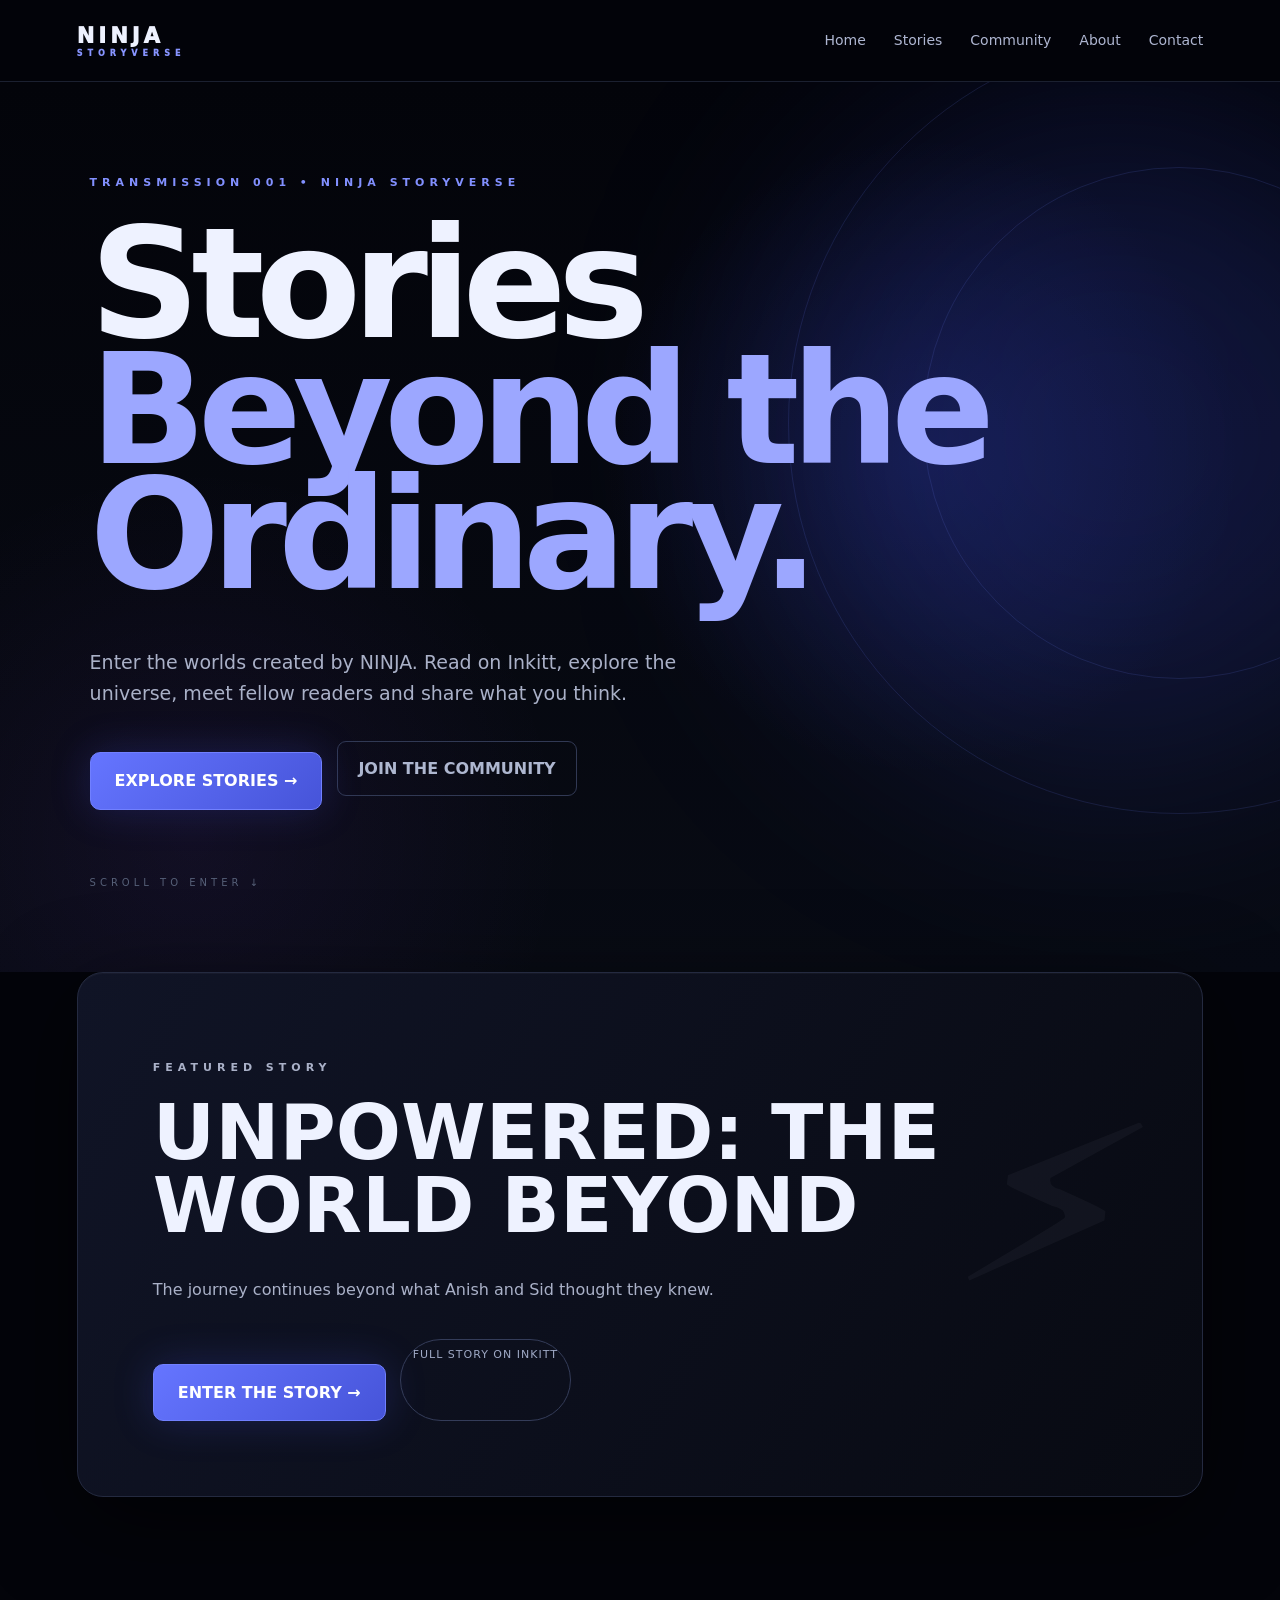
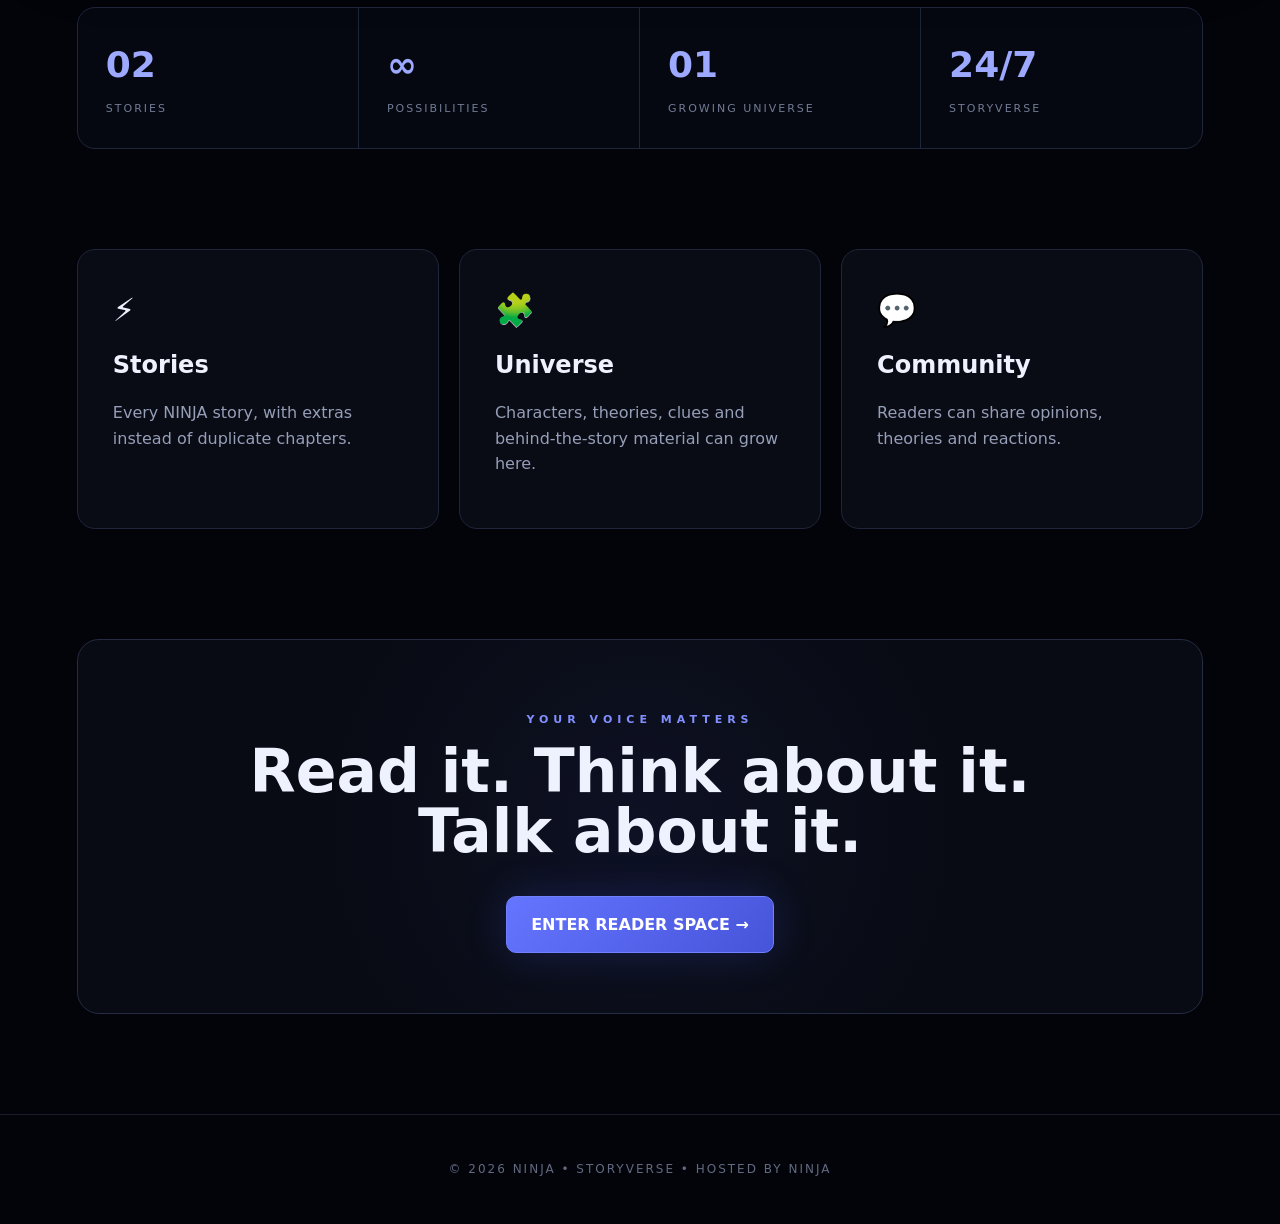
<file: index.html>
<!doctype html><html><head><meta charset="utf-8"><meta name="viewport" content="width=device-width,initial-scale=1"><title>NINJA • Storyverse</title><link rel="stylesheet" href="style.css"></head><body>
<header><a class="logo" href="index.html">NINJA<span>STORYVERSE</span></a><nav><a href="index.html">Home</a><a href="stories.html">Stories</a><a href="community.html">Community</a><a href="about.html">About</a><a href="contact.html">Contact</a></nav></header>
<main class="hero"><div class="glow"></div><p class="eyebrow">TRANSMISSION 001 • NINJA STORYVERSE</p><h1>Stories<br><span>Beyond the Ordinary.</span></h1><p class="lead">Enter the worlds created by NINJA. Read on Inkitt, explore the universe, meet fellow readers and share what you think.</p><div class="hero-actions"><a class="button" href="stories.html">EXPLORE STORIES →</a><a class="ghost" href="community.html">JOIN THE COMMUNITY</a></div><div class="scrollcue">SCROLL TO ENTER ↓</div></main>
<section class="feature"><p class="eyebrow">FEATURED STORY</p><h2>UNPOWERED: THE WORLD BEYOND</h2><p>The journey continues beyond what Anish and Sid thought they knew.</p><div class="links"><a class="button" href="stories/unpowered-world-beyond.html">ENTER THE STORY →</a><span class="badge">FULL STORY ON INKITT</span></div></section>
<section class="stats"><div><b>02</b><span>Stories</span></div><div><b>∞</b><span>Possibilities</span></div><div><b>01</b><span>Growing Universe</span></div><div><b>24/7</b><span>Storyverse</span></div></section>
<section class="cards"><div><span>⚡</span><h3>Stories</h3><p>Every NINJA story, with extras instead of duplicate chapters.</p></div><div><span>🧩</span><h3>Universe</h3><p>Characters, theories, clues and behind-the-story material can grow here.</p></div><div><span>💬</span><h3>Community</h3><p>Readers can share opinions, theories and reactions.</p></div></section>
<section class="cta"><p class="eyebrow">YOUR VOICE MATTERS</p><h2>Read it. Think about it. Talk about it.</h2><a class="button" href="community.html">ENTER READER SPACE →</a></section>
<footer>© 2026 NINJA • STORYVERSE • HOSTED BY NINJA</footer></body></html>
</file>
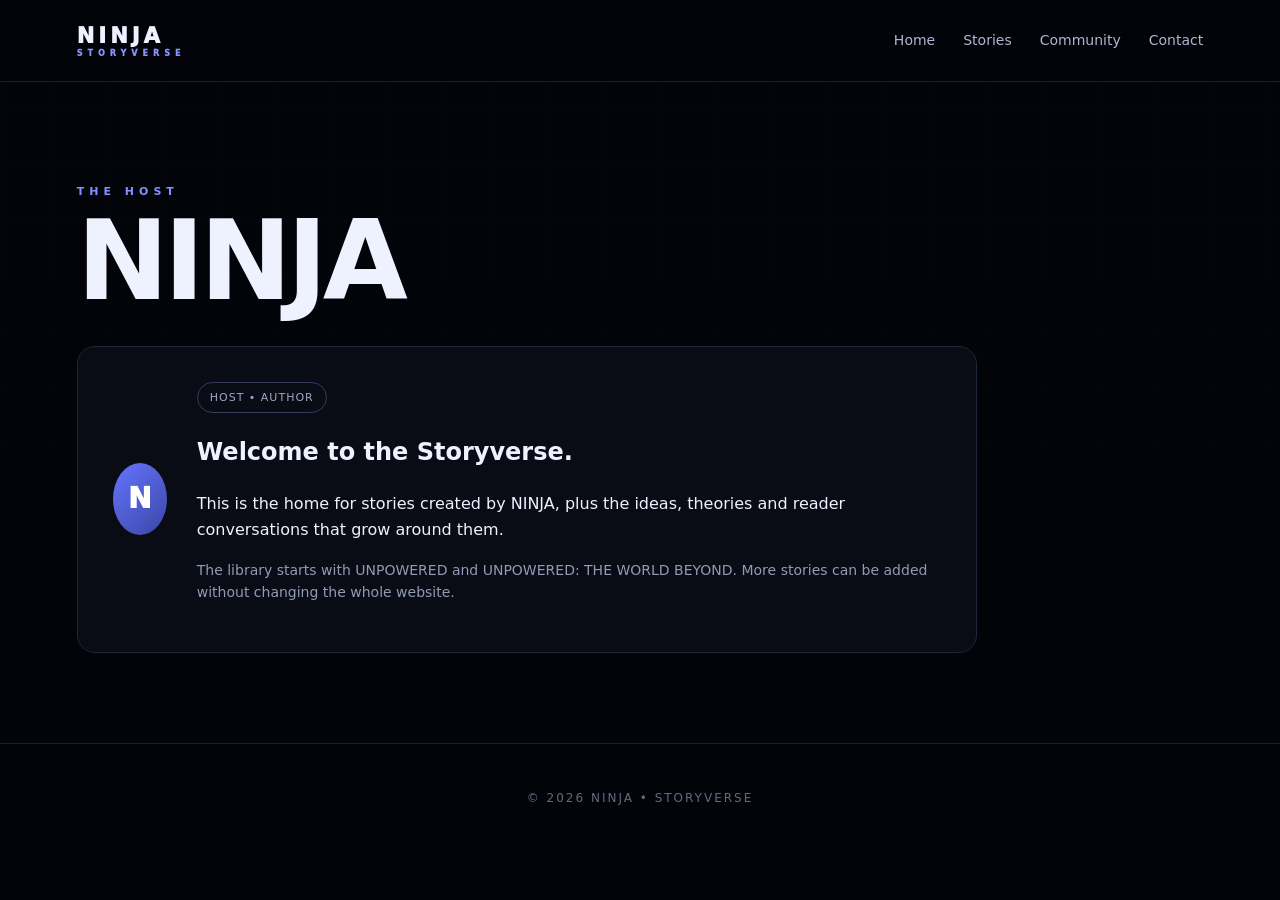
<file: about.html>
<!doctype html><html><head><meta charset="utf-8"><meta name="viewport" content="width=device-width,initial-scale=1"><title>About NINJA • Storyverse</title><link rel="stylesheet" href="style.css"></head><body>
<header><a class="logo" href="index.html">NINJA<span>STORYVERSE</span></a><nav><a href="index.html">Home</a><a href="stories.html">Stories</a><a href="community.html">Community</a><a href="contact.html">Contact</a></nav></header><main class="page"><p class="eyebrow">THE HOST</p><h1>NINJA</h1><div class="panel about"><div class="bigavatar">N</div><div><span class="badge">HOST • AUTHOR</span><h2>Welcome to the Storyverse.</h2><p>This is the home for stories created by NINJA, plus the ideas, theories and reader conversations that grow around them.</p><p class="note">The library starts with UNPOWERED and UNPOWERED: THE WORLD BEYOND. More stories can be added without changing the whole website.</p></div></div></main><footer>© 2026 NINJA • STORYVERSE</footer></body></html>
</file>
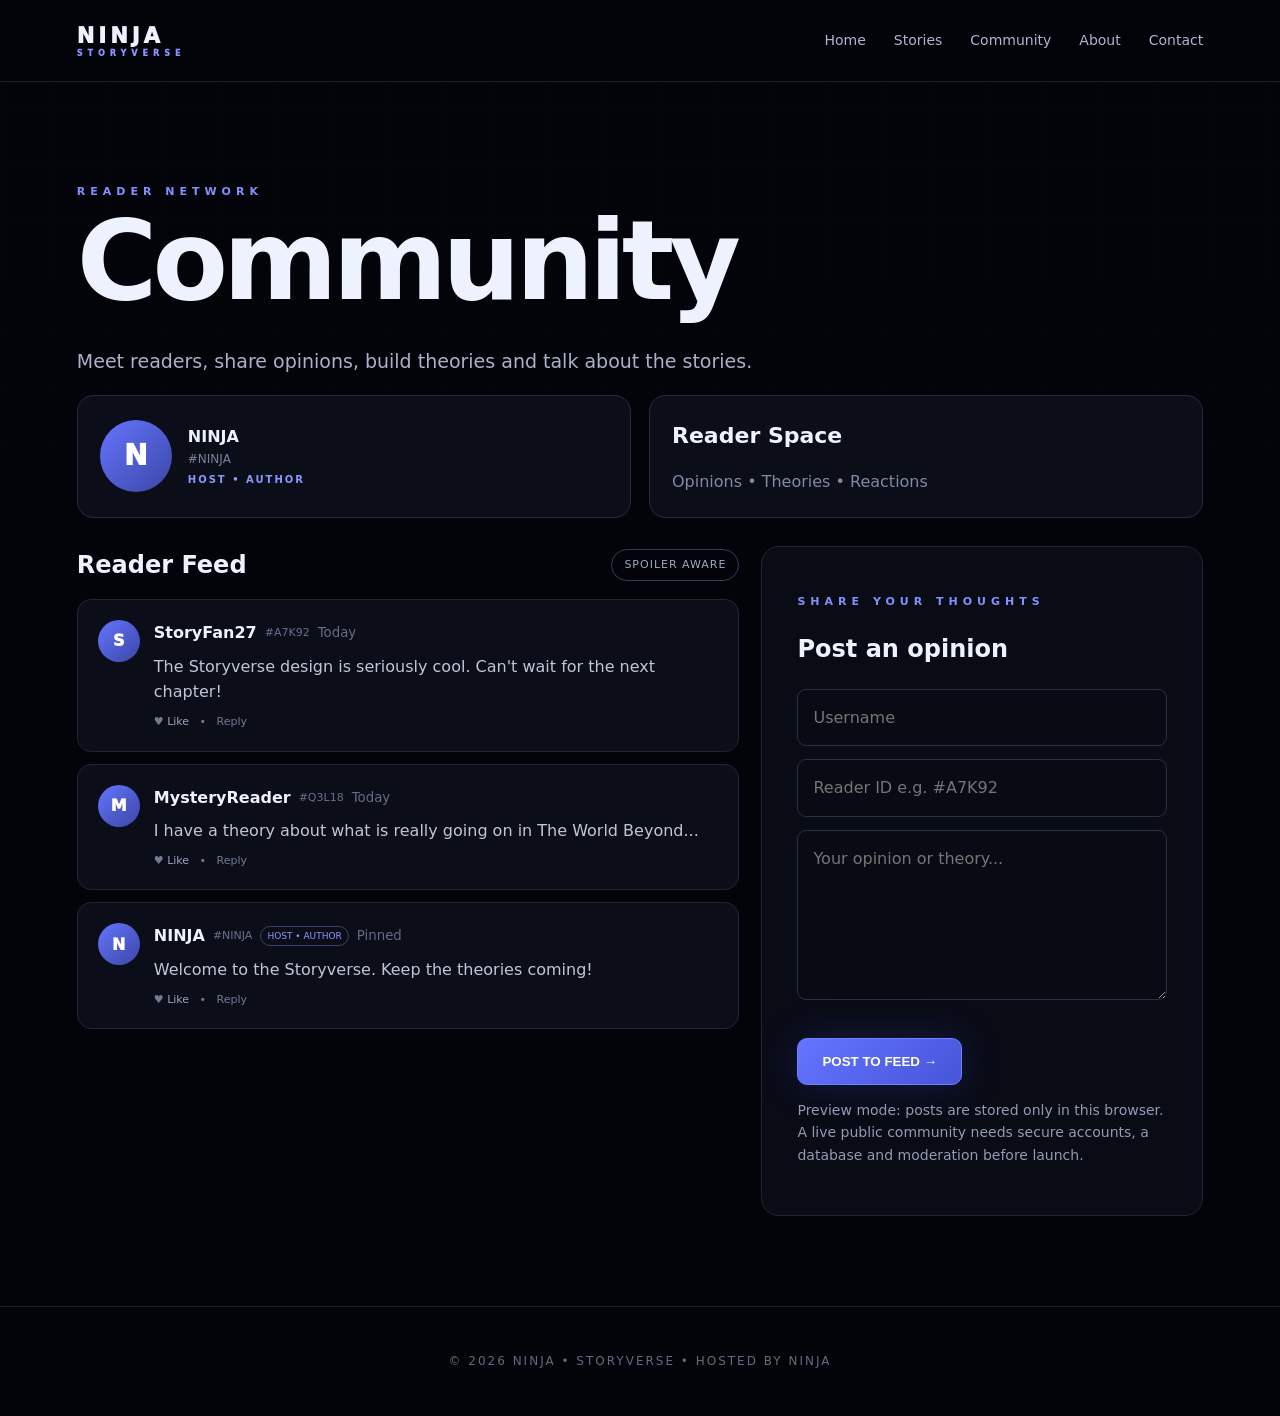
<file: community.html>
<!doctype html><html><head><meta charset="utf-8"><meta name="viewport" content="width=device-width,initial-scale=1"><title>Community • NINJA</title><link rel="stylesheet" href="style.css"><script defer src="app.js"></script></head><body>
<header><a class="logo" href="index.html">NINJA<span>STORYVERSE</span></a><nav><a href="index.html">Home</a><a href="stories.html">Stories</a><a href="community.html">Community</a><a href="about.html">About</a><a href="contact.html">Contact</a></nav></header>
<main class="page"><p class="eyebrow">READER NETWORK</p><h1>Community</h1><p class="lead">Meet readers, share opinions, build theories and talk about the stories.</p>
<div class="community-top"><div class="profile-mini"><div class="bigavatar">N</div><div><b>NINJA</b><span>#NINJA</span><em>HOST • AUTHOR</em></div></div><div class="community-stat"><b>Reader Space</b><span>Opinions • Theories • Reactions</span></div></div>
<div class="community-layout"><section><div class="sectionbar"><h2>Reader Feed</h2><span class="badge">SPOILER AWARE</span></div><div id="postList"></div></section>
<aside class="panel"><p class="eyebrow">SHARE YOUR THOUGHTS</p><h2>Post an opinion</h2><form id="opinionForm" class="form"><input name="username" required placeholder="Username"><input name="uid" required placeholder="Reader ID e.g. #A7K92"><textarea name="text" required placeholder="Your opinion or theory..."></textarea><button class="button" type="submit">POST TO FEED →</button></form><p class="note">Preview mode: posts are stored only in this browser. A live public community needs secure accounts, a database and moderation before launch.</p></aside></div></main><footer>© 2026 NINJA • STORYVERSE • HOSTED BY NINJA</footer></body></html>
</file>
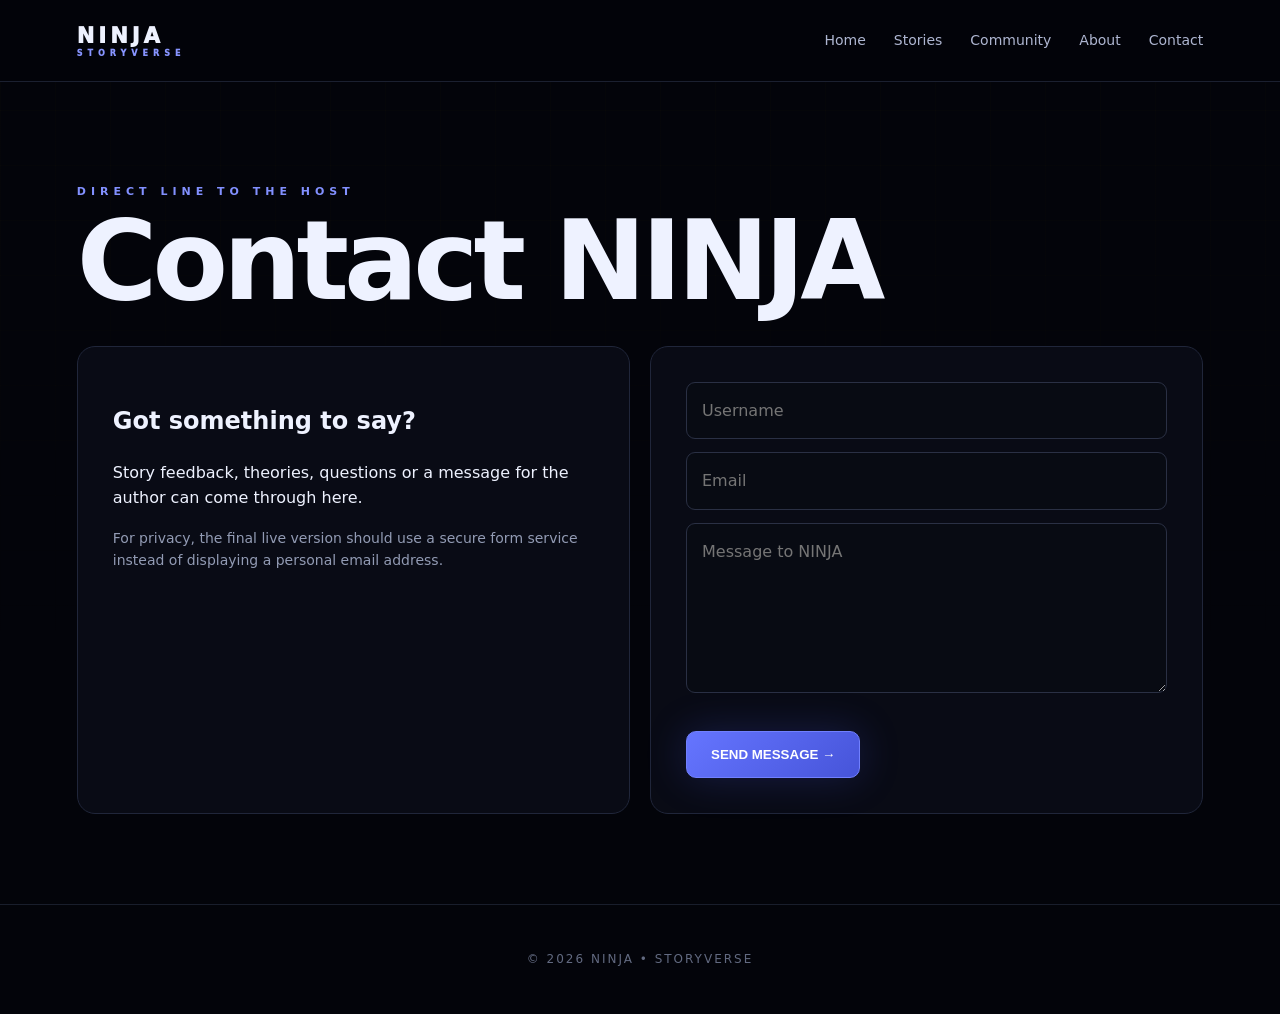
<file: contact.html>
<!doctype html><html><head><meta charset="utf-8"><meta name="viewport" content="width=device-width,initial-scale=1"><title>Contact NINJA • Storyverse</title><link rel="stylesheet" href="style.css"></head><body>
<header><a class="logo" href="index.html">NINJA<span>STORYVERSE</span></a><nav><a href="index.html">Home</a><a href="stories.html">Stories</a><a href="community.html">Community</a><a href="about.html">About</a><a href="contact.html">Contact</a></nav></header><main class="page"><p class="eyebrow">DIRECT LINE TO THE HOST</p><h1>Contact NINJA</h1><div class="contact-grid"><div class="panel"><h2>Got something to say?</h2><p>Story feedback, theories, questions or a message for the author can come through here.</p><p class="note">For privacy, the final live version should use a secure form service instead of displaying a personal email address.</p></div><div class="panel"><form class="form" onsubmit="event.preventDefault();alert('Message form preview submitted. Connect a secure form service before launch.');"><input required placeholder="Username"><input type="email" required placeholder="Email"><textarea required placeholder="Message to NINJA"></textarea><button class="button">SEND MESSAGE →</button></form></div></div></main><footer>© 2026 NINJA • STORYVERSE</footer></body></html>
</file>
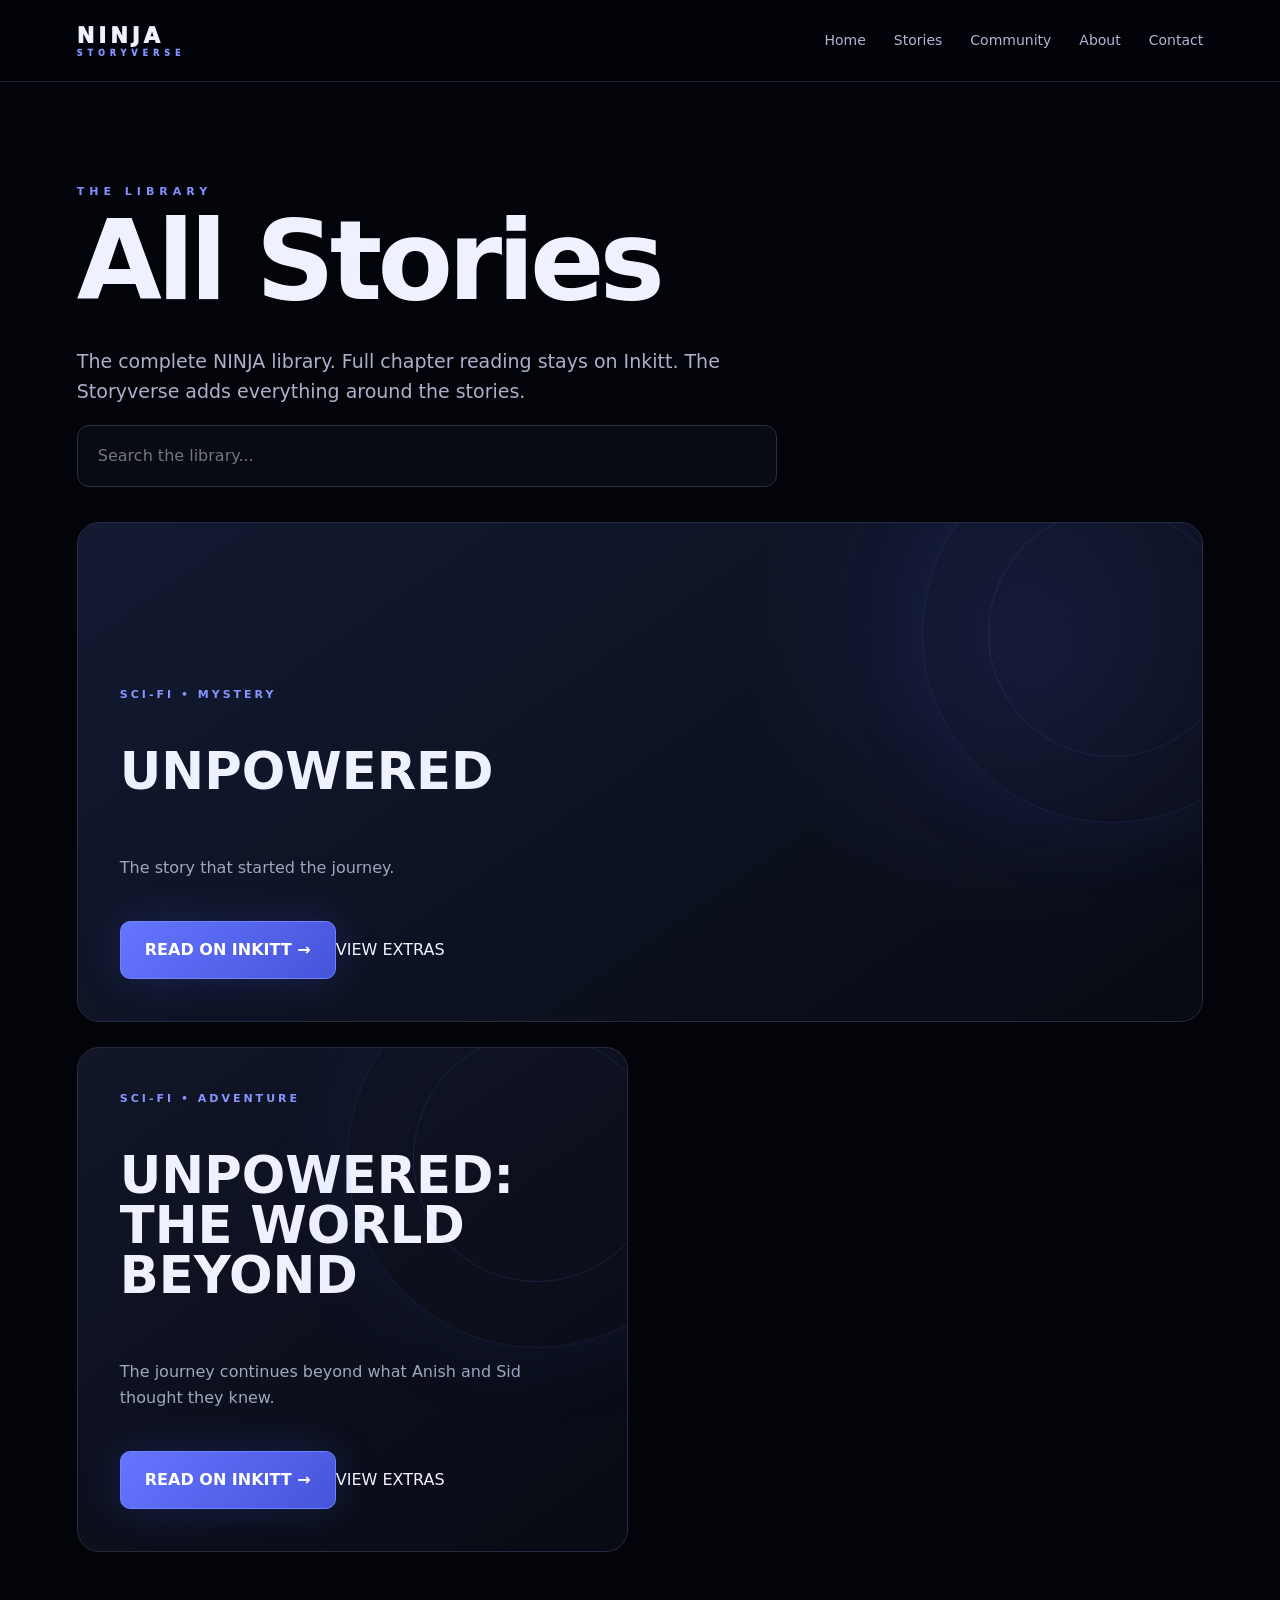
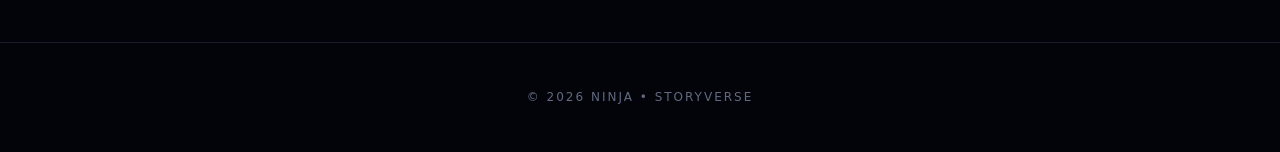
<file: stories.html>
<!doctype html><html><head><meta charset="utf-8"><meta name="viewport" content="width=device-width,initial-scale=1"><title>Stories • NINJA</title><link rel="stylesheet" href="style.css"><script defer src="app.js"></script></head><body>
<header><a class="logo" href="index.html">NINJA<span>STORYVERSE</span></a><nav><a href="index.html">Home</a><a href="stories.html">Stories</a><a href="community.html">Community</a><a href="about.html">About</a><a href="contact.html">Contact</a></nav></header><main class="page"><p class="eyebrow">THE LIBRARY</p><h1>All Stories</h1><p class="lead">The complete NINJA library. Full chapter reading stays on Inkitt. The Storyverse adds everything around the stories.</p><input id="storySearch" class="search" placeholder="Search the library..."><div id="storyGrid" class="storygrid"></div></main><footer>© 2026 NINJA • STORYVERSE</footer></body></html>
</file>
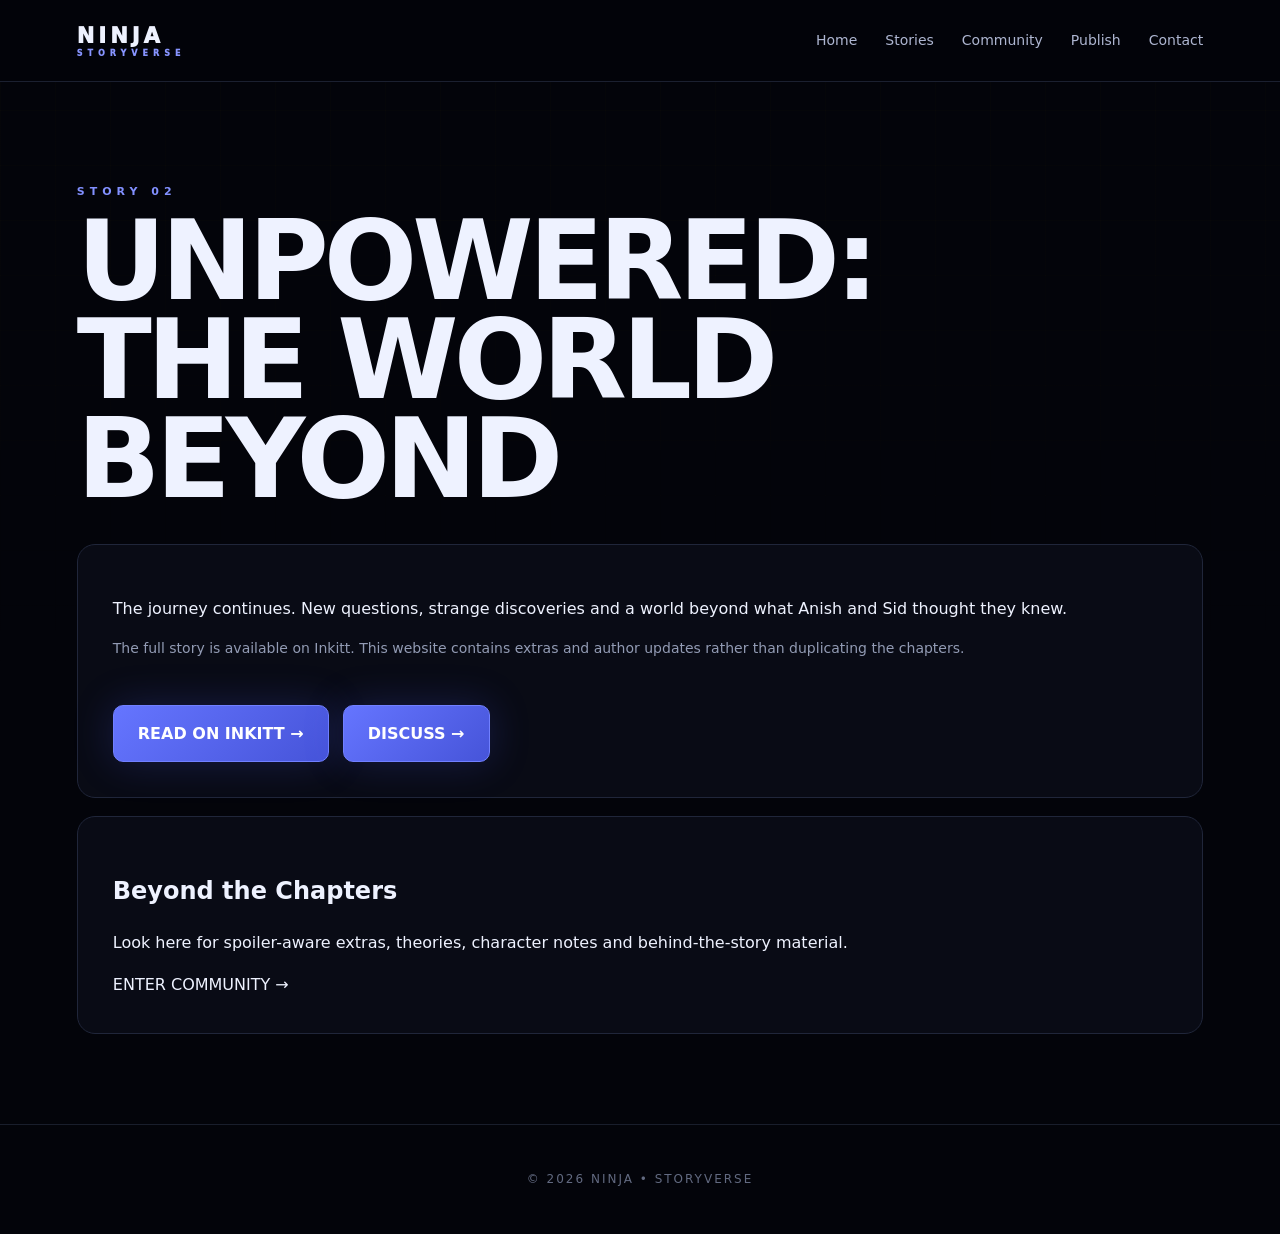
<file: stories/unpowered-world-beyond.html>
<!doctype html><html><head><meta charset="utf-8"><meta name="viewport" content="width=device-width,initial-scale=1"><title>UNPOWERED: THE WORLD BEYOND • NINJA</title><link rel="stylesheet" href="../style.css"></head><body>
<header><a class="logo" href="../index.html">NINJA<span>STORYVERSE</span></a><nav><a href="../index.html">Home</a><a href="../stories.html">Stories</a><a href="../community.html">Community</a><a href="../publish.html">Publish</a><a href="../contact.html">Contact</a></nav></header>
<main class="page"><p class="eyebrow">STORY 02</p><h1>UNPOWERED:<br>THE WORLD BEYOND</h1><div class="panel"><p>The journey continues. New questions, strange discoveries and a world beyond what Anish and Sid thought they knew.</p><p class="note">The full story is available on Inkitt. This website contains extras and author updates rather than duplicating the chapters.</p><div class="links"><a class="button" href="https://www.inkitt.com/stories/1886546" target="_blank" rel="noopener">READ ON INKITT →</a><a class="button" href="../community.html">DISCUSS →</a></div></div><div class="panel" style="margin-top:18px"><h2>Beyond the Chapters</h2><p>Look here for spoiler-aware extras, theories, character notes and behind-the-story material.</p><a class="textlink" href="../community.html">ENTER COMMUNITY →</a></div></main><footer>© 2026 NINJA • STORYVERSE</footer></body></html>
</file>
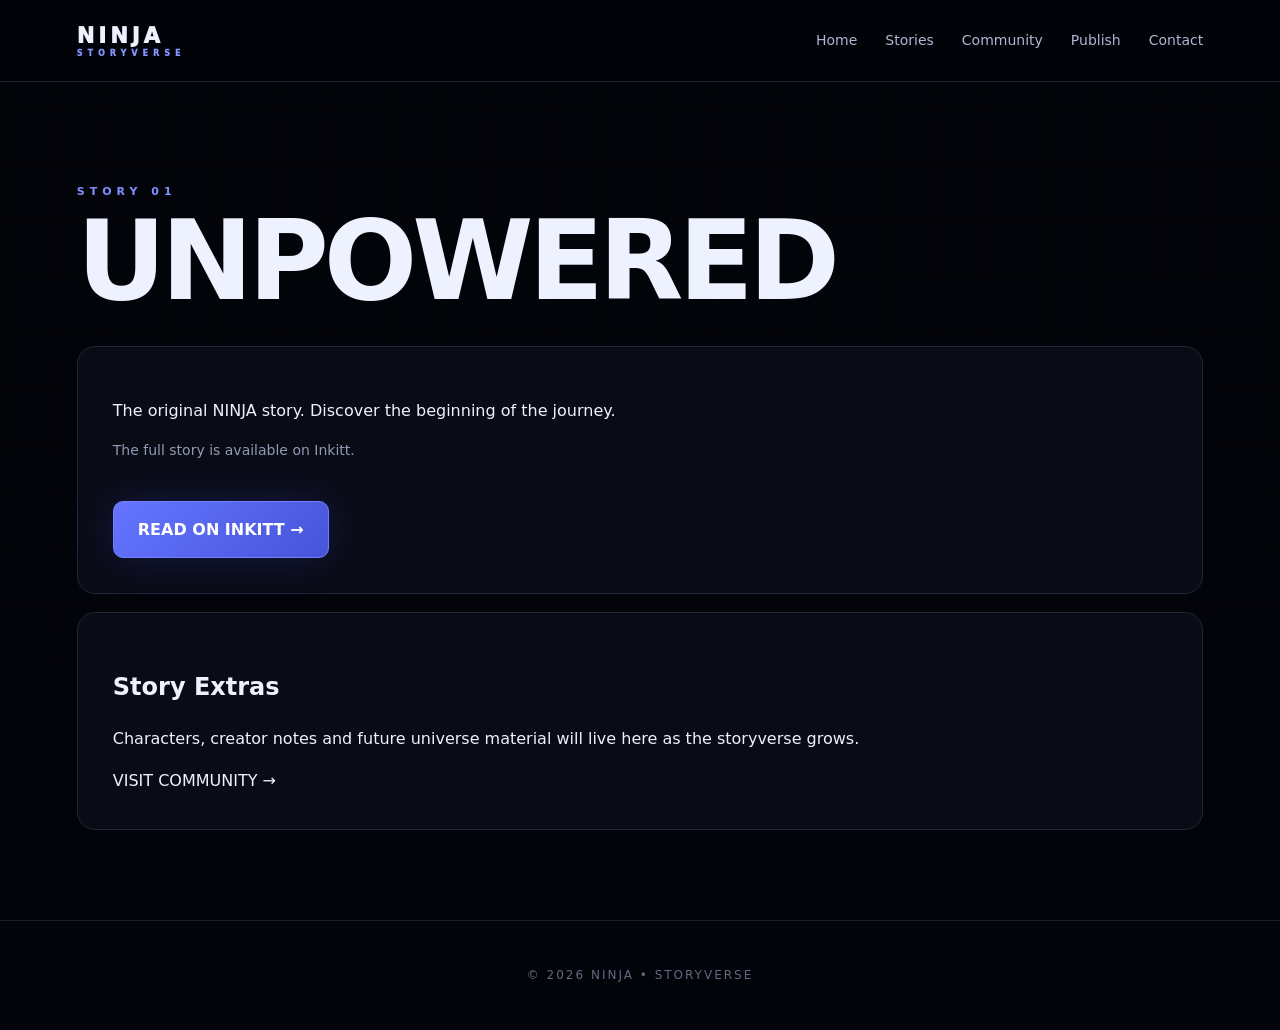
<file: stories/unpowered.html>
<!doctype html><html><head><meta charset="utf-8"><meta name="viewport" content="width=device-width,initial-scale=1"><title>UNPOWERED • NINJA</title><link rel="stylesheet" href="../style.css"></head><body>
<header><a class="logo" href="../index.html">NINJA<span>STORYVERSE</span></a><nav><a href="../index.html">Home</a><a href="../stories.html">Stories</a><a href="../community.html">Community</a><a href="../publish.html">Publish</a><a href="../contact.html">Contact</a></nav></header>
<main class="page"><p class="eyebrow">STORY 01</p><h1>UNPOWERED</h1><div class="panel"><p>The original NINJA story. Discover the beginning of the journey.</p><p class="note">The full story is available on Inkitt.</p><a class="button" href="https://www.inkitt.com/stories/1791590" target="_blank" rel="noopener">READ ON INKITT →</a></div><div class="panel" style="margin-top:18px"><h2>Story Extras</h2><p>Characters, creator notes and future universe material will live here as the storyverse grows.</p><a class="textlink" href="../community.html">VISIT COMMUNITY →</a></div></main><footer>© 2026 NINJA • STORYVERSE</footer></body></html>
</file>
<file: style.css>
*{box-sizing:border-box}html{scroll-behavior:smooth}body{margin:0;background:#03040a;color:#eef2ff;font-family:Inter,system-ui,Arial,sans-serif;line-height:1.6;overflow-x:hidden}body:before{content:"";position:fixed;inset:0;pointer-events:none;background-image:linear-gradient(#fff00004 1px,transparent 1px),linear-gradient(90deg,#fff00004 1px,transparent 1px);background-size:55px 55px;mask-image:linear-gradient(to bottom,#000,transparent 80%);z-index:-1}a{color:inherit;text-decoration:none}::selection{background:#7d8cff55;color:#fff}header{height:82px;padding:0 6%;display:flex;align-items:center;justify-content:space-between;border-bottom:1px solid #1b2030;background:#03040ae8;backdrop-filter:blur(18px);position:sticky;top:0;z-index:20}.logo{font-weight:950;letter-spacing:4px;font-size:21px}.logo span{display:block;font-size:8px;letter-spacing:5px;color:#8794ff;margin-top:-5px}nav{display:flex;gap:28px;color:#aeb6d1;font-size:14px}nav a{transition:.25s}nav a:hover{color:#fff;text-shadow:0 0 18px #8794ff}.hero{min-height:91vh;padding:9vh 7%;display:flex;flex-direction:column;justify-content:center;position:relative;overflow:hidden;background:radial-gradient(circle at 72% 42%,#4355ff2c 0,transparent 30%),radial-gradient(circle at 15% 85%,#9b4dff13 0,transparent 28%),linear-gradient(180deg,#03040a,#080b14)}.hero:before,.hero:after{content:"";position:absolute;border:1px solid #7180ff25;border-radius:50%;width:780px;height:780px;right:-290px;top:-50px;animation:pulse 8s ease-in-out infinite}.hero:after{width:510px;height:510px;right:-155px;top:85px;animation-delay:-3s}.glow{position:absolute;width:650px;height:650px;border-radius:50%;background:#4055ff30;filter:blur(120px);right:-160px;top:30px;animation:float 8s ease-in-out infinite}.hero .eyebrow,.hero h1,.hero .lead,.hero .button{position:relative;z-index:2}.eyebrow{font-size:11px;letter-spacing:5px;color:#8290ff;font-weight:850}.hero h1{font-size:clamp(72px,12vw,170px);line-height:.82;margin:18px 0 30px;letter-spacing:-9px;max-width:1200px}.hero h1 span{color:#9ca7ff}.lead{max-width:680px;color:#aab1c8;font-size:19px}.button{display:inline-block;width:max-content;margin-top:25px;padding:15px 24px;border:1px solid #7180ff;background:linear-gradient(135deg,#6575ff,#4654d9);color:#fff;font-weight:850;border-radius:10px;box-shadow:0 0 40px #4b5cff35;transition:.25s;cursor:pointer}.button:hover{transform:translateY(-4px) scale(1.01);box-shadow:0 0 55px #6372ff66}.feature{margin:0 6% 110px;padding:75px;min-height:430px;display:flex;flex-direction:column;justify-content:center;border:1px solid #242a40;border-radius:26px;background:linear-gradient(120deg,#101426,#080a12);box-shadow:inset 0 1px #ffffff08,0 25px 90px #0009;position:relative;overflow:hidden}.feature:after{content:"⚡";position:absolute;right:5%;top:5%;font-size:260px;opacity:.035;transform:rotate(12deg)}.feature h2{font-size:clamp(40px,6vw,82px);line-height:.95;margin:10px 0 18px;max-width:1000px}.feature p{color:#aab1c8;max-width:760px}.cards{display:grid;grid-template-columns:repeat(3,1fr);gap:20px;margin:0 6% 110px}.cards div,.panel{padding:35px;border:1px solid #20263a;border-radius:18px;background:#0b0e18d9;transition:.25s}.cards div:hover{transform:translateY(-8px);border-color:#6573ff66;box-shadow:0 18px 55px #0009}.cards span{font-size:32px}.cards h3{font-size:24px;margin:10px 0}.cards p{color:#969fb8}.page{padding:90px 6%;max-width:1450px;margin:auto}.page h1{font-size:clamp(58px,9vw,110px);line-height:.9;margin:10px 0 35px;letter-spacing:-5px}.storygrid{display:grid;grid-template-columns:repeat(2,1fr);gap:25px;margin-top:35px}.story-card{min-height:410px;padding:42px;border-radius:22px;border:1px solid #252b40;background:linear-gradient(145deg,#111629,#080b13);display:flex;flex-direction:column;justify-content:flex-end;position:relative;overflow:hidden;transition:.35s}.story-card:hover{transform:translateY(-8px);border-color:#6573ff77;box-shadow:0 25px 70px #000a}.story-card h2{font-size:clamp(30px,4vw,52px);line-height:.98;max-width:800px}.story-card p{color:#9fa7bf;max-width:650px}.featured-card{grid-column:1/-1;min-height:500px;background:radial-gradient(circle at 85% 25%,#5968ff1f,transparent 28%),linear-gradient(145deg,#131a32,#080b13)}.story-orb{position:absolute;width:380px;height:380px;border:1px solid #6573ff22;border-radius:50%;right:-100px;top:-80px;box-shadow:0 0 100px #5262ff16}.story-orb:after{content:"";position:absolute;inset:65px;border:1px solid #6573ff25;border-radius:50%;animation:spin 14s linear infinite}.tag{color:#8795ff;font-size:11px;font-weight:800;letter-spacing:3px}.card-actions{position:relative;z-index:2}.search{width:100%;max-width:700px;padding:17px 20px;border:1px solid #2a3044;background:#080b13;color:#fff;border-radius:12px;font:inherit;font-size:16px;outline:none}.search:focus{border-color:#7180ff;box-shadow:0 0 30px #5363ff18}.stack{display:grid;gap:20px;max-width:900px}.community-grid{display:grid;grid-template-columns:1fr 1fr;gap:20px}.form{display:grid;gap:13px}.form input,.form textarea,.form select{width:100%;padding:15px;border:1px solid #2a3044;background:#080b13;color:#fff;border-radius:9px;font:inherit}.form textarea{min-height:170px}.note{color:#929bb4;font-size:14px}.links{display:flex;gap:14px;flex-wrap:wrap;margin-top:20px}.badge{display:inline-block;border:1px solid #343c59;border-radius:99px;padding:6px 12px;color:#9fa9c5;font-size:11px;letter-spacing:1px}.easter{margin:0 6% 100px;padding:28px;text-align:center;border:1px dashed #252c43;border-radius:14px;color:#69728a;font-size:12px}.pulse-line{height:1px;background:linear-gradient(90deg,transparent,#7180ff,transparent);margin:0 6% 80px;opacity:.6}footer{text-align:center;color:#626a81;padding:45px;border-top:1px solid #191e2c;font-size:12px;letter-spacing:2px}#toast{position:fixed;right:25px;bottom:25px;padding:15px 20px;border:1px solid #5968ff66;background:#0b0f1ceF;border-radius:12px;box-shadow:0 15px 45px #000a;transform:translateY(30px);opacity:0;pointer-events:none;transition:.3s;z-index:50}#toast.show{transform:none;opacity:1}@keyframes float{50%{transform:translateY(-25px) scale(1.05)}}@keyframes pulse{50%{transform:scale(1.08);opacity:.45}}@keyframes spin{to{transform:rotate(360deg)}}@media(max-width:800px){header{padding:0 5%;height:auto;min-height:72px;gap:15px}nav{gap:11px;font-size:11px;flex-wrap:wrap;justify-content:flex-end}.hero{min-height:85vh;padding:80px 6%}.hero h1{font-size:clamp(58px,15vw,100px);letter-spacing:-5px}.feature{margin:0 5% 65px;padding:35px;min-height:360px}.cards,.storygrid{grid-template-columns:1fr;margin-left:5%;margin-right:5%}.featured-card{grid-column:auto}.page{padding:65px 5%}.community-grid{grid-template-columns:1fr}.easter{margin-left:5%;margin-right:5%}}
.hero-actions{display:flex;gap:15px;align-items:center;flex-wrap:wrap}.ghost{padding:14px 20px;border:1px solid #313954;border-radius:9px;color:#aeb7d0;font-weight:800;transition:.25s}.ghost:hover{border-color:#7180ff;color:#fff;transform:translateY(-3px)}.scrollcue{margin-top:65px;font-size:10px;letter-spacing:4px;color:#566078;animation:breathe 2.5s infinite}.stats{display:grid;grid-template-columns:repeat(4,1fr);margin:0 6% 100px;border:1px solid #20263a;border-radius:18px;background:#080b13cc;overflow:hidden}.stats div{padding:28px;border-right:1px solid #20263a}.stats div:last-child{border-right:0}.stats b{display:block;font-size:36px;color:#9da8ff}.stats span{font-size:11px;letter-spacing:2px;color:#717b94;text-transform:uppercase}.cta{margin:0 6% 100px;padding:60px;border:1px solid #252c43;border-radius:22px;text-align:center;background:radial-gradient(circle,#5464ff12,transparent 55%),#080b13}.cta h2{font-size:clamp(30px,5vw,60px);line-height:1;margin:12px auto 10px;max-width:850px}.community-top{display:flex;gap:18px;margin-bottom:28px}.profile-mini,.community-stat{flex:1;padding:22px;border:1px solid #242a40;border-radius:16px;background:#0b0e18;display:flex;align-items:center;gap:16px}.bigavatar,.avatar{display:grid;place-items:center;border-radius:50%;background:linear-gradient(135deg,#6575ff,#3b46a5);color:#fff;font-weight:950}.bigavatar{width:72px;height:72px;font-size:28px}.profile-mini b,.profile-mini span,.profile-mini em{display:block}.profile-mini span{color:#78829c;font-size:12px}.profile-mini em{font-style:normal;color:#8997ff;font-size:10px;letter-spacing:2px;font-weight:800;margin-top:3px}.community-stat{flex-direction:column;align-items:flex-start;justify-content:center}.community-stat b{font-size:22px}.community-stat span{color:#808aa3}.community-layout{display:grid;grid-template-columns:1.5fr 1fr;gap:22px}.sectionbar{display:flex;justify-content:space-between;align-items:center;margin-bottom:15px}.sectionbar h2{margin:0}.post{display:flex;gap:14px;padding:20px;border:1px solid #20263a;background:#0b0e18;border-radius:14px;margin-bottom:12px}.avatar{width:42px;height:42px;min-width:42px}.posthead{display:flex;gap:8px;align-items:center;flex-wrap:wrap}.posthead span{font-size:11px;color:#66718c}.posthead em{font-size:9px;color:#8d99ff;border:1px solid #38416a;padding:2px 6px;border-radius:99px;font-style:normal}.posthead small{color:#626c84}.post p{margin:8px 0;color:#c0c6d7}.react{font-size:11px;color:#717b94}.react span{color:#9aa4bc}.contact-grid{display:grid;grid-template-columns:1fr 1fr;gap:20px}.about{display:flex;gap:30px;align-items:center;max-width:900px}@keyframes breathe{50%{opacity:.45}}@media(max-width:800px){.stats{grid-template-columns:1fr 1fr}.stats div:nth-child(2){border-right:0}.stats div{border-bottom:1px solid #20263a}.community-layout,.contact-grid{grid-template-columns:1fr}.community-top{flex-direction:column}.about{align-items:flex-start;flex-direction:column}}
</file>
